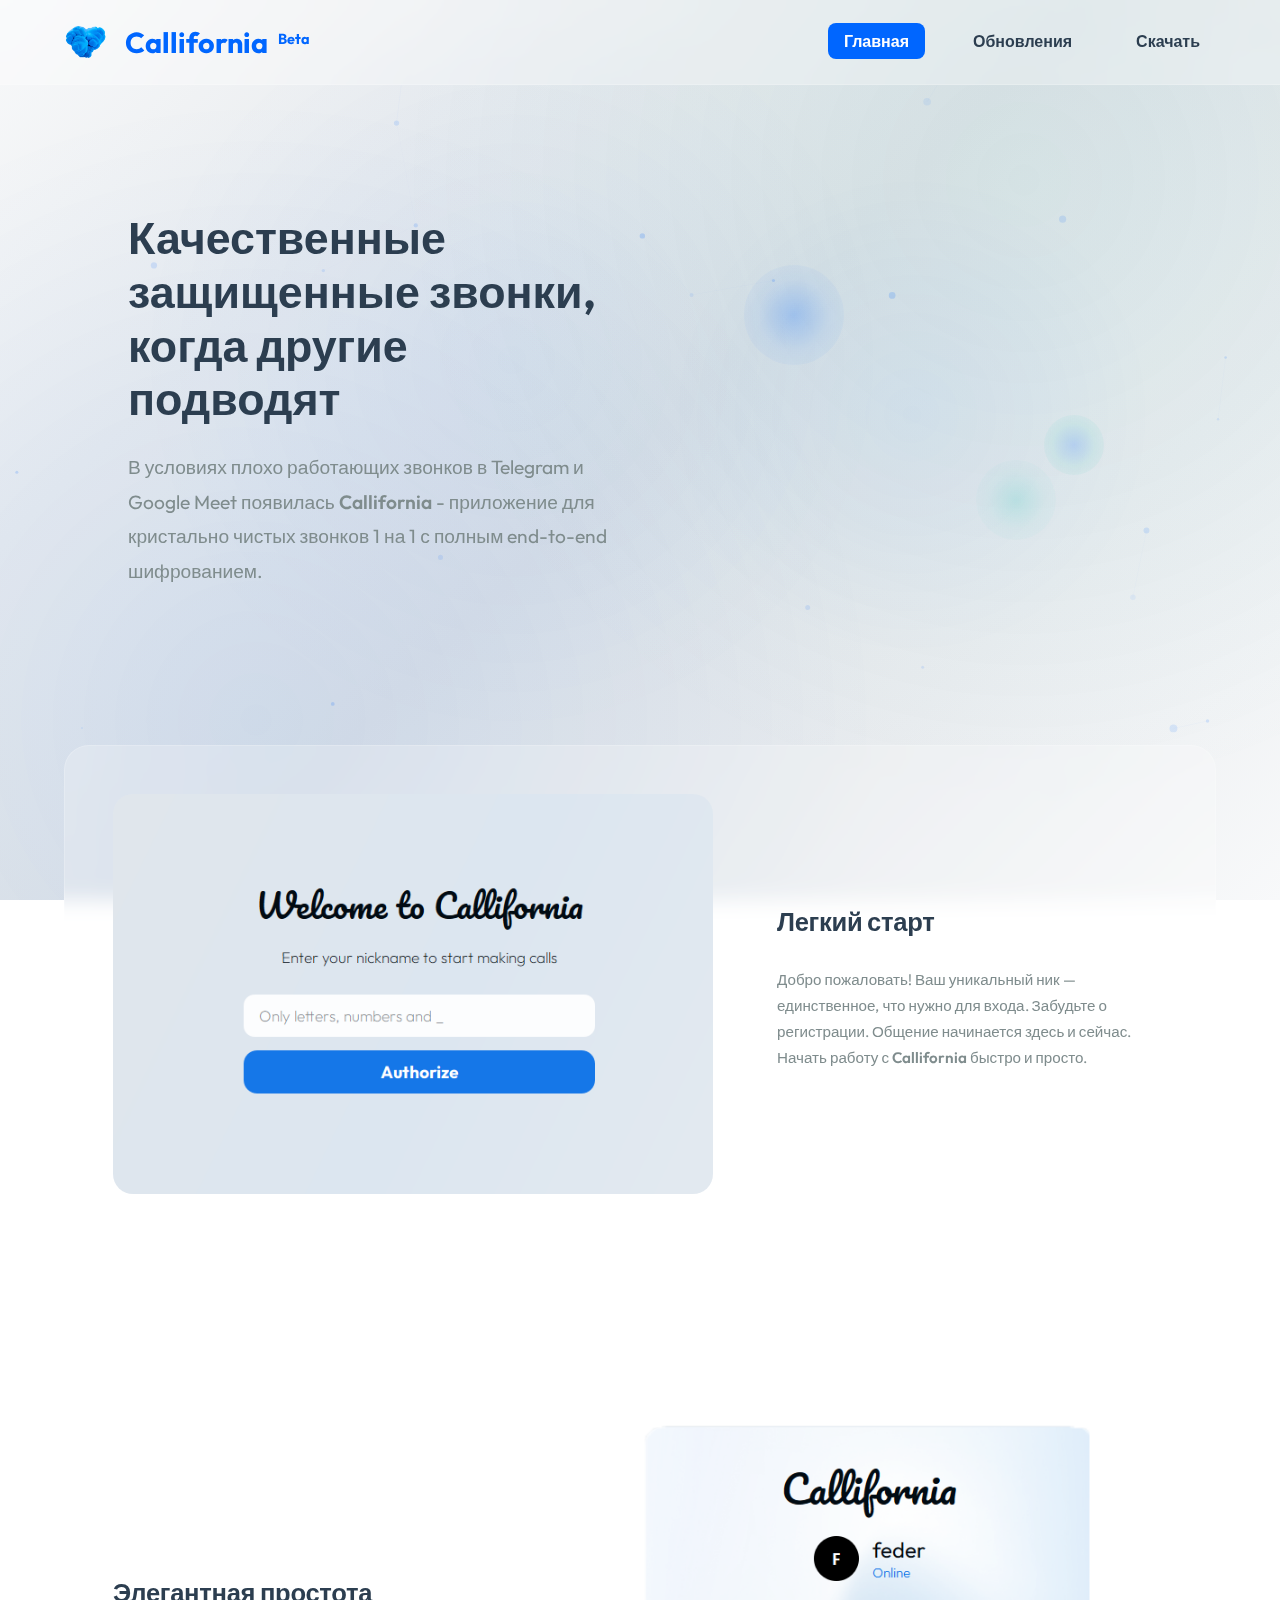
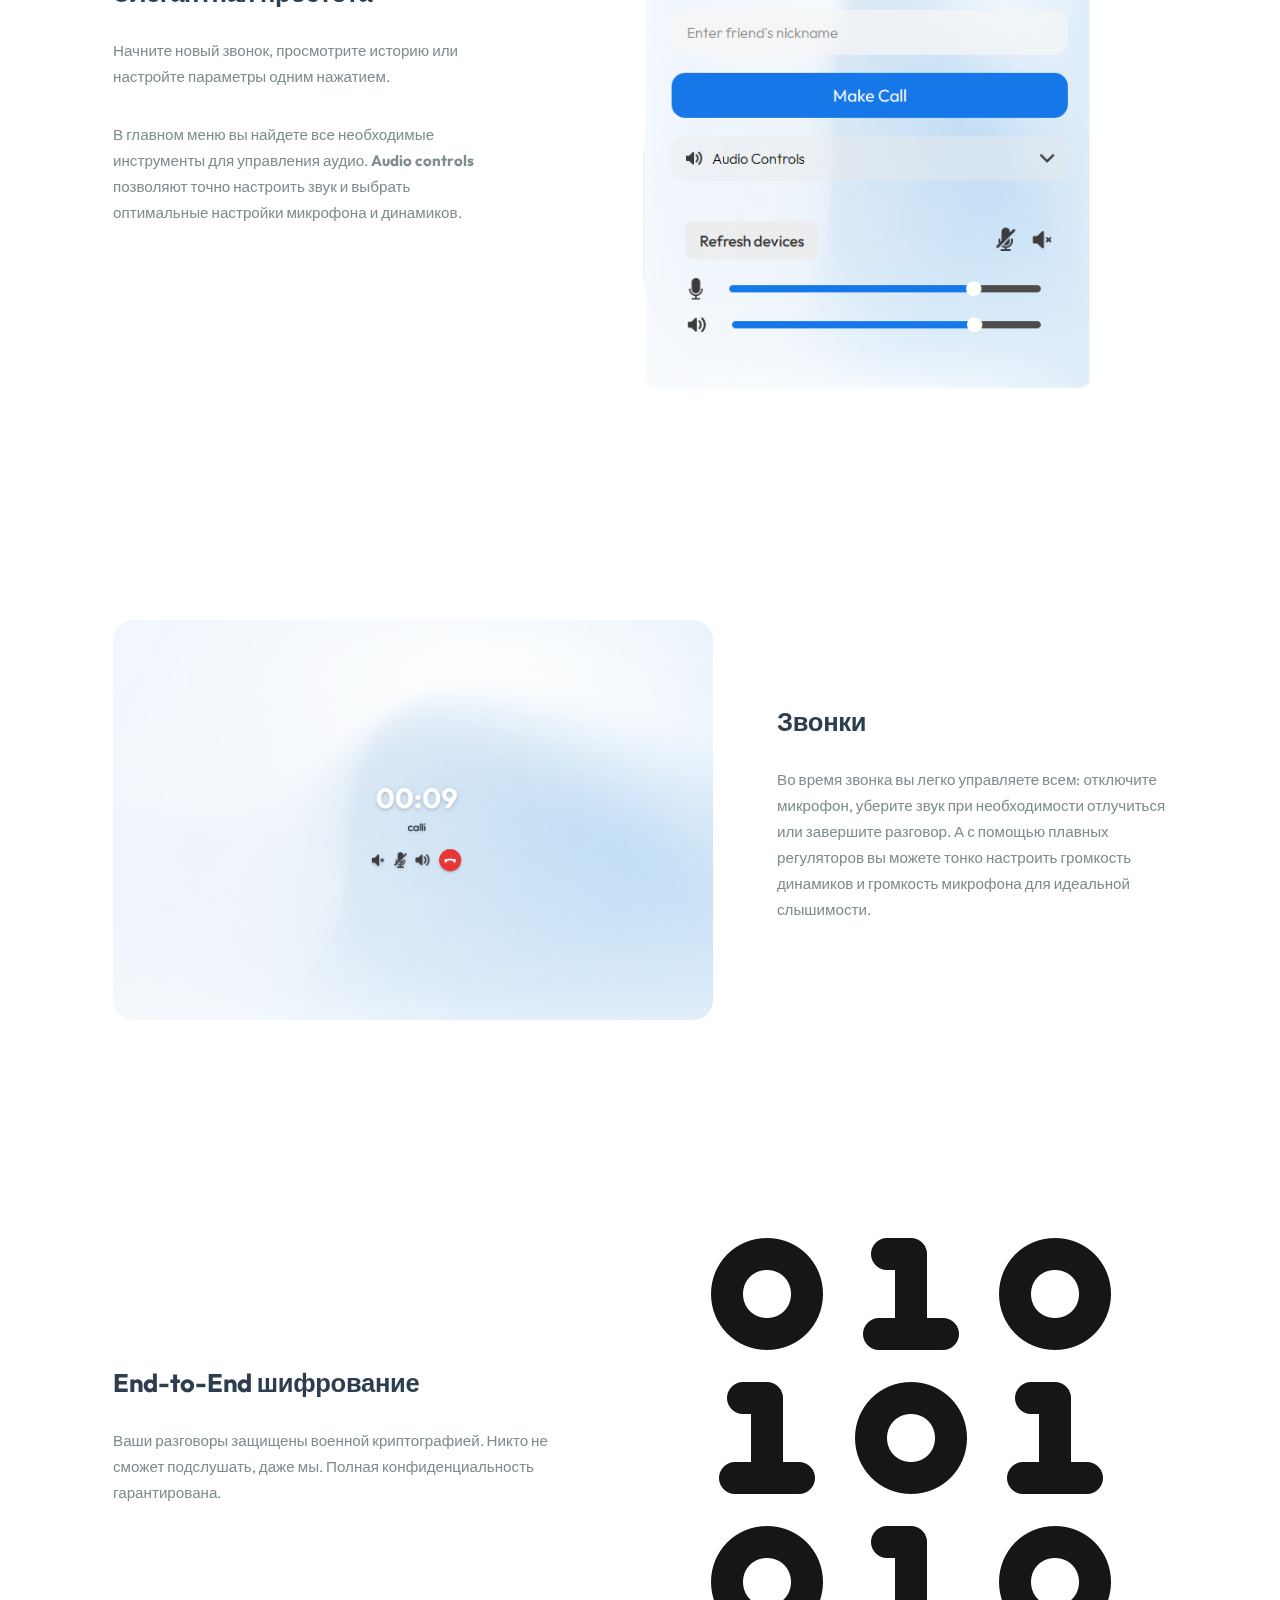
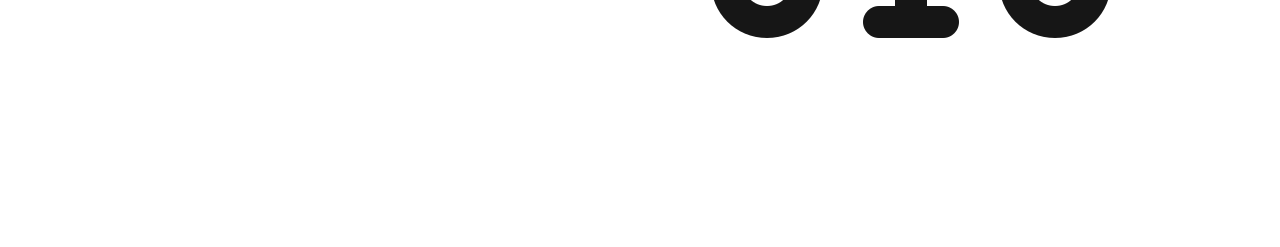
<file: index.html>
<!DOCTYPE html>
<html lang="ru">
<head>
    <meta charset="UTF-8">
    <meta name="viewport" content="width=device-width, initial-scale=1.0">
    <title>Callifornia - Защищенные звонки 1 на 1</title>
    <link rel="stylesheet" href="styles/variables.css">
    <link rel="stylesheet" href="styles/layout.css">
    <link rel="stylesheet" href="styles/components.css">
    <link rel="stylesheet" href="styles/animations.css">
    <link rel="stylesheet" href="styles/responsive.css">
    <link rel="icon" href="images/callifornia.png" type="image/x-icon">

    <style>
        @font-face {
            font-family: 'Outfit';
            src: url('fonts/Outfit-VariableFont_wght.ttf') format('truetype');
            font-weight: 100 900;
            font-style: normal;
        }
        
        /* Disable all shadows on this page */
        body.no-shadows *, 
        body.no-shadows *::before, 
        body.no-shadows *::after {
            box-shadow: none !important;
            text-shadow: none !important;
        }
        </style>
</head>
<body class="no-shadows">
    <header>
        <div class="logo-container">
            <img src="images/callifornia.png" alt="Callifornia Logo" class="logo">
            <h1><span class="callifornia-text">Callifornia</span> <span class="beta-text">Beta</span></h1>
        </div>
        <button id="mobile-menu-toggle" class="mobile-menu-toggle">
            <span></span>
            <span></span>
            <span></span>
        </button>
        <nav>
            <ul>
                <li><a class="active" href="index.html">Главная</a></li>
                <li><a href="pages/roadmap.html">Обновления</a></li>
                <li><a href="pages/download.html">Скачать</a></li>
            </ul>
        </nav>
    </header>

    <main>
        <section class="hero">
            <div class="hero-text">
                <h2>Качественные защищенные звонки, когда другие подводят</h2>
                <p>В условиях плохо работающих звонков в Telegram и Google Meet появилась <span class="callifornia-text">Callifornia</span> - приложение для кристально чистых звонков 1 на 1 с полным end-to-end шифрованием.</p>
            </div>
            <div class="hero-image">
                <div class="abstract-animation">
                    <!-- Wave Lines -->
                    <svg class="wave-lines" viewBox="0 0 500 500" xmlns="http://www.w3.org/2000/svg">
                        <path class="wave-line line-1" d="M0,250 Q125,200 250,250 T500,250" fill="none" stroke="url(#gradient1)" stroke-width="3"/>
                        <path class="wave-line line-2" d="M0,250 Q125,300 250,250 T500,250" fill="none" stroke="url(#gradient2)" stroke-width="3"/>
                        <path class="wave-line line-3" d="M0,250 Q125,220 250,250 T500,250" fill="none" stroke="url(#gradient1)" stroke-width="2"/>
                        <path class="wave-line line-4" d="M0,250 Q125,280 250,250 T500,250" fill="none" stroke="url(#gradient2)" stroke-width="2"/>
                        
                        <defs>
                            <linearGradient id="gradient1" x1="0%" y1="0%" x2="100%" y2="0%">
                                <stop offset="0%" style="stop-color:rgba(0,102,255,0.8);stop-opacity:1" />
                                <stop offset="50%" style="stop-color:rgba(0,102,255,0.4);stop-opacity:1" />
                                <stop offset="100%" style="stop-color:rgba(0,102,255,0.8);stop-opacity:1" />
                            </linearGradient>
                            <linearGradient id="gradient2" x1="0%" y1="0%" x2="100%" y2="0%">
                                <stop offset="0%" style="stop-color:rgba(78,205,196,0.8);stop-opacity:1" />
                                <stop offset="50%" style="stop-color:rgba(78,205,196,0.4);stop-opacity:1" />
                                <stop offset="100%" style="stop-color:rgba(78,205,196,0.8);stop-opacity:1" />
                            </linearGradient>
                        </defs>
                    </svg>
                    
                    <!-- Circles -->
                    <div class="circle-element circle-1"></div>
                    <div class="circle-element circle-2"></div>
                    <div class="circle-element circle-3"></div>
                </div>
            </div>
        </section>

        <section class="interface-showcase">
            <div class="screenshot-showcase">
                <div class="screenshot-item welcome-screen">
                    <div class="screenshot-image">
                        <img src="images/welcomepng.png" alt="Приветственный экран">
                    </div>
                    <div class="image-info">
                        <h4>Легкий старт</h4>
                        <p>Добро пожаловать! Ваш уникальный ник — единственное, что нужно для входа. Забудьте о регистрации. Общение начинается здесь и сейчас. Начать работу с <span class="callifornia-text">Callifornia</span> быстро и просто.</p>
                    </div>
                </div>

                <div class="screenshot-item main-menu">
                    <img src="images/interface.png" alt="Главное меню" class="screenshot-media">
                    <div class="image-info">
                        <h4>Элегантная простота</h4>
                        <p>Начните новый звонок, просмотрите историю или настройте параметры одним нажатием.</p>
                        <p>В главном меню вы найдете все необходимые инструменты для управления аудио. <strong>Audio controls</strong> позволяют точно настроить звук и выбрать оптимальные настройки микрофона и динамиков.</p>
                    </div>
                </div>

                <div class="screenshot-item call-interface">
                    <div class="screenshot-image">
                        <img src="images/call.png" alt="Интерфейс звонка">
                    </div>
                    <div class="image-info">
                        <h4>Звонки</h4>
                        <p>Во время звонка вы легко управляете всем: отключите микрофон, уберите звук при необходимости отлучиться или завершите разговор. А с помощью плавных регуляторов вы можете тонко настроить громкость динамиков и громкость микрофона для идеальной слышимости.</p>
                    </div>
                </div>

                <div class="screenshot-item encryption-feature">
                    <div>
                        <img src="images/encryption-light.png" alt="Шифрование">
                    </div>
                    <div class="image-info">
                        <h4>End-to-End шифрование</h4>
                        <p>Ваши разговоры защищены военной криптографией. Никто не сможет подслушать, даже мы. Полная конфиденциальность гарантирована.</p>
                    </div>
                </div>
            </div>
        </section>
    </main>

    <!-- Scroll to Top Button -->
    <button id="scrollToTop" class="scroll-to-top" title="Наверх">
        <svg width="24" height="24" viewBox="0 0 24 24" fill="none" stroke="currentColor" stroke-width="2">
            <path d="M18 15l-6-6-6 6"/>
        </svg>
    </button>


    <script src="js/script.js"></script>
</body>
</html>
</file>
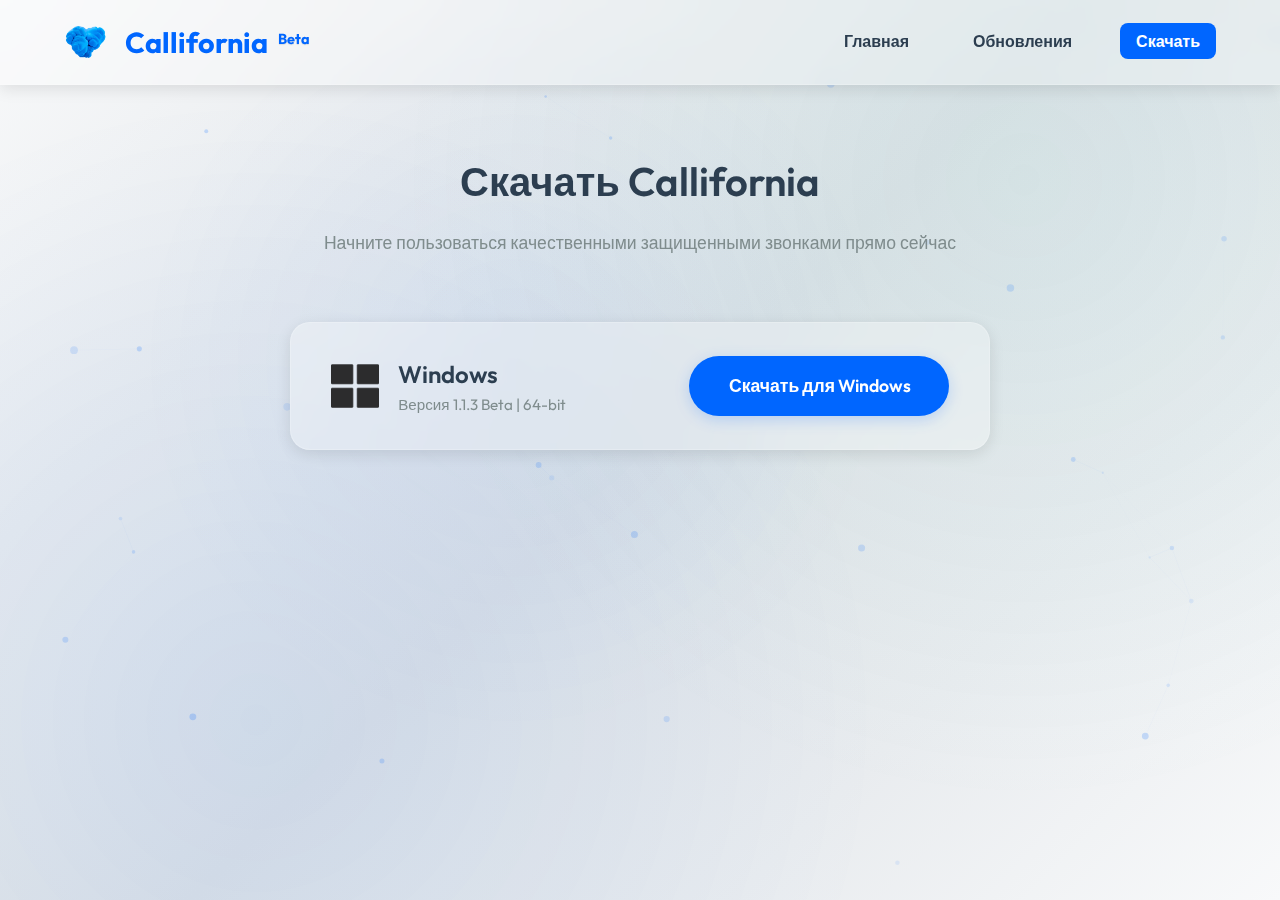
<file: pages/download.html>
<!DOCTYPE html>
<html lang="ru">
<head>
    <meta charset="UTF-8">
    <meta name="viewport" content="width=device-width, initial-scale=1.0">
    <title>Скачать - Callifornia</title>
    <link rel="stylesheet" href="../styles/variables.css">
    <link rel="stylesheet" href="../styles/layout.css">
    <link rel="stylesheet" href="../styles/components.css">
    <link rel="stylesheet" href="../styles/animations.css">
    <link rel="stylesheet" href="../styles/responsive.css">
    <link rel="icon" href="../images/callifornia.png" type="image/x-icon">
</head>
<body>
    <header>
        <div class="logo-container">
            <img src="../images/callifornia.png" alt="Callifornia Logo" class="logo">
            <h1><span class="callifornia-text">Callifornia</span> <span class="beta-text">Beta</span></h1>
        </div>
        <button id="mobile-menu-toggle" class="mobile-menu-toggle">
            <span></span>
            <span></span>
            <span></span>
        </button>
        <nav>
            <ul>
                <li><a href="../index.html">Главная</a></li>
                <li><a href="roadmap.html">Обновления</a></li>
                <li><a class="active" href="download.html">Скачать</a></li>
            </ul>
        </nav>
    </header>

    <main>
        <section class="download-page-hero">
            <h2>Скачать Callifornia</h2>
            <p class="subtitle">Начните пользоваться качественными защищенными звонками прямо сейчас</p>
        </section>

        

        <section class="download-section-page">
            <div class="download-card-page">
                <div class="card-content">
                    <img src="../images/windows.png" alt="Windows" class="windows-icon">
                    <div class="content-text">
                        <h4>Windows</h4>
                        <p>Версия 1.1.3 Beta | 64-bit</p>
                    </div>
                </div>
                <a href="../downloads/Windows/calliforniaSetup.exe" class="download-button-page">
                    Скачать для Windows
                </a>
            </div>
        </section>
    </main>

    <!-- Scroll to Top Button -->
    <button id="scrollToTop" class="scroll-to-top" title="Наверх">
        <svg width="24" height="24" viewBox="0 0 24 24" fill="none" stroke="currentColor" stroke-width="2">
            <path d="M18 15l-6-6-6 6"/>
        </svg>
    </button>

    <script src="../js/script.js"></script>
</body>
</html>
</file>
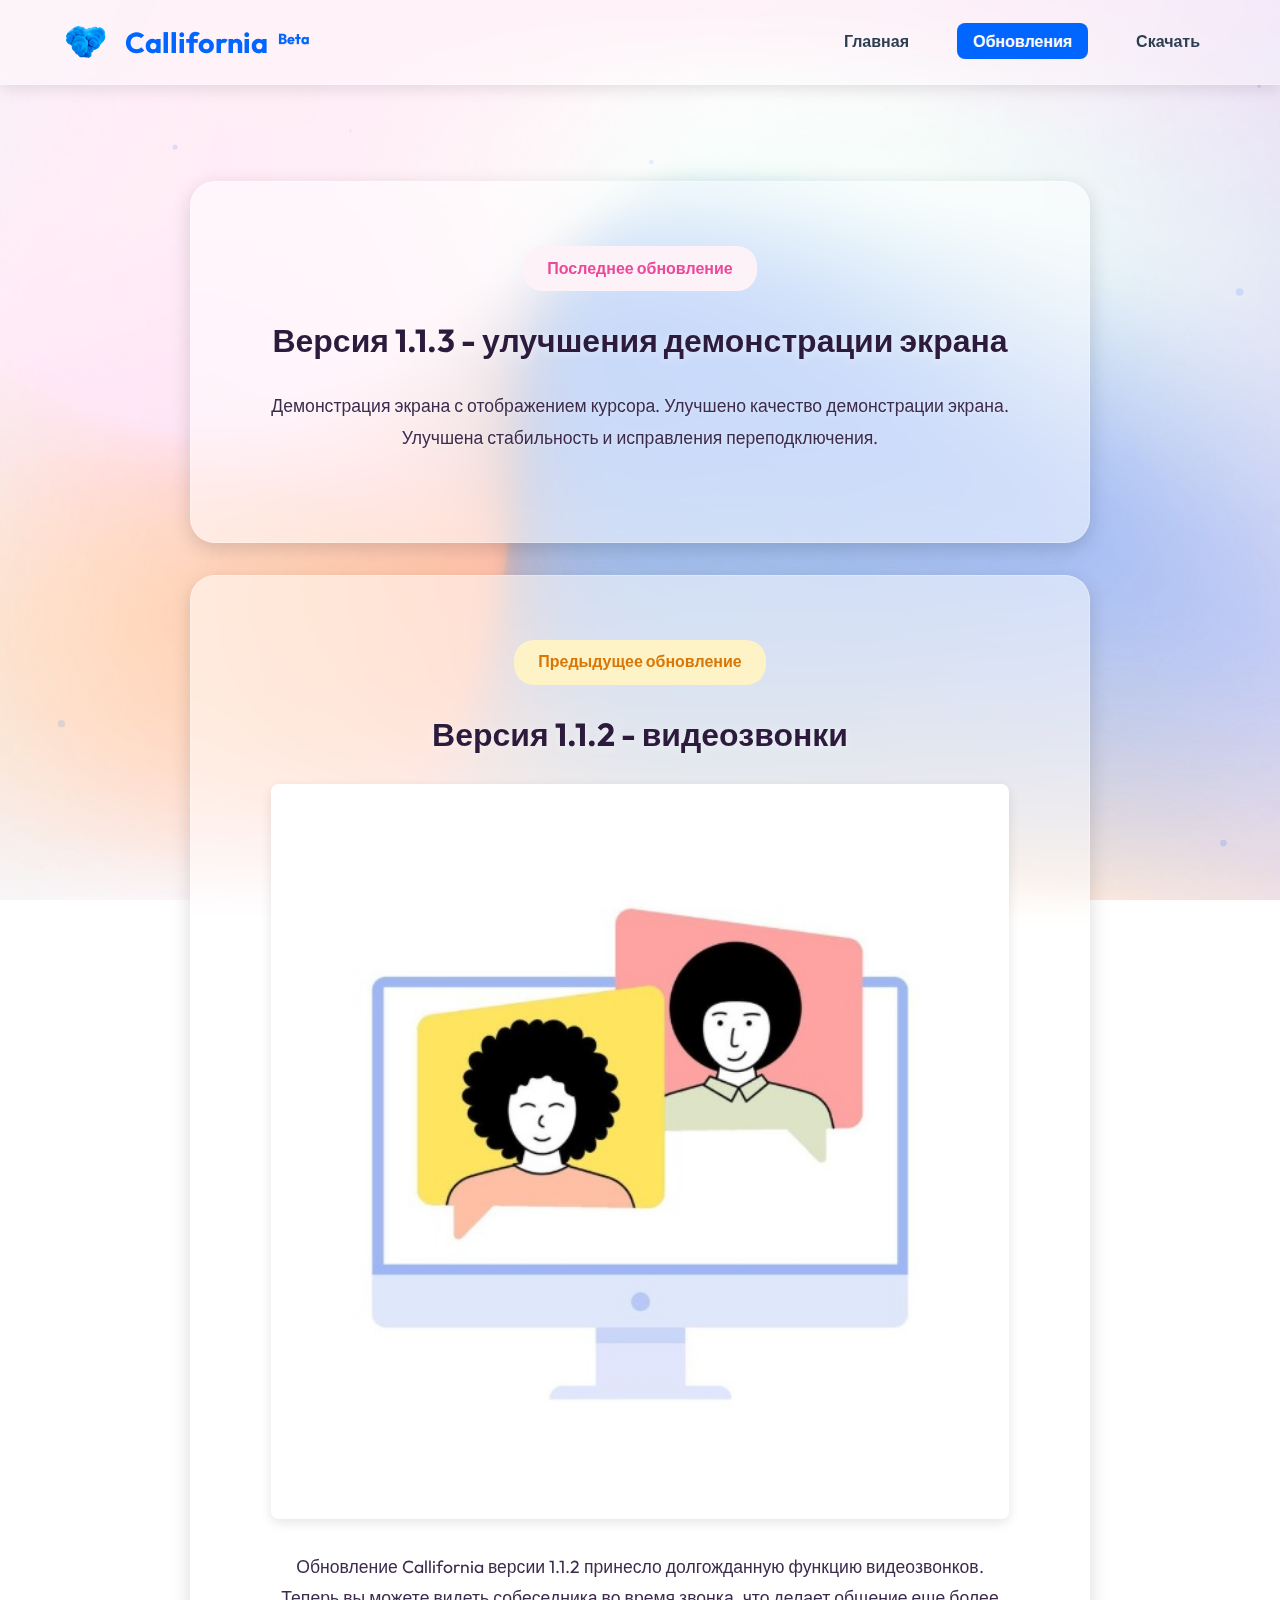
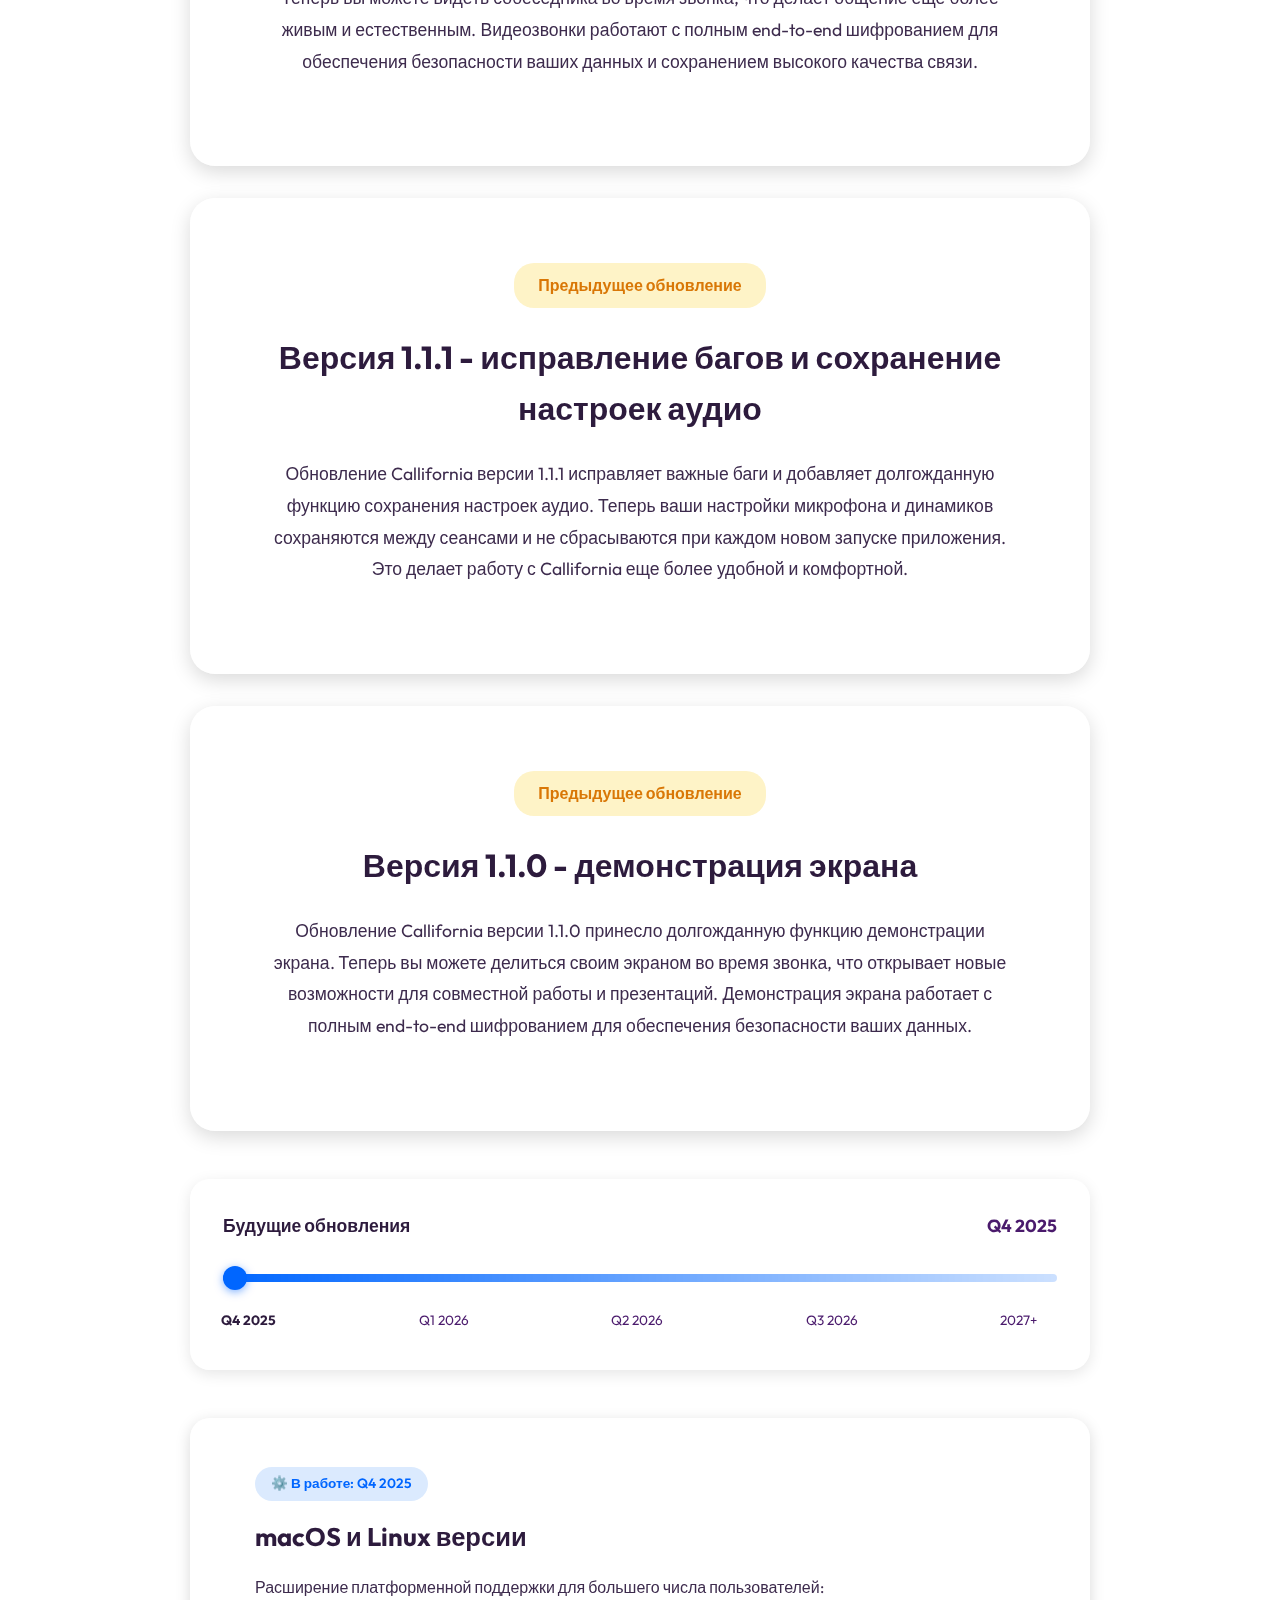
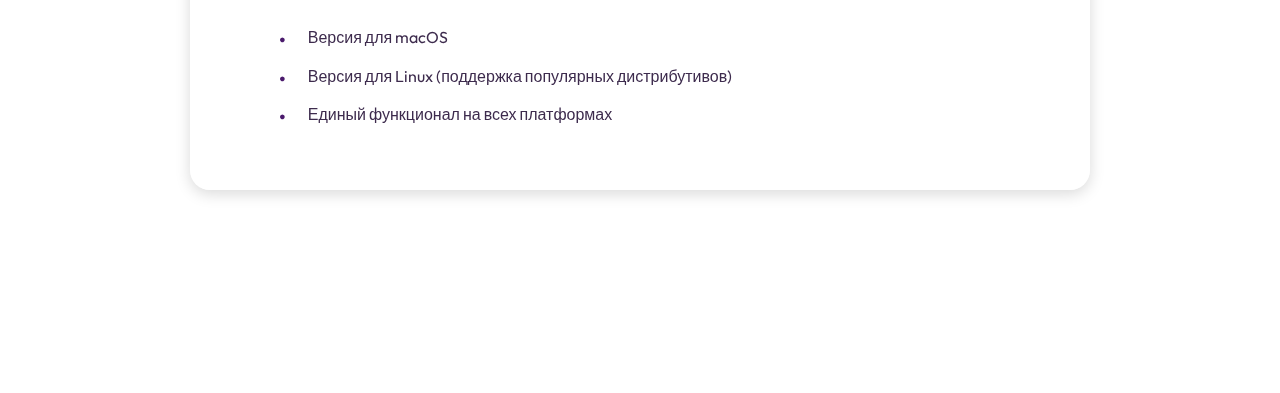
<file: pages/roadmap.html>
<!DOCTYPE html>
<html lang="ru">
<head>
    <meta charset="UTF-8">
    <meta name="viewport" content="width=device-width, initial-scale=1.0">
    <title>Обновления - Callifornia</title>
    <link rel="stylesheet" href="../styles/variables.css">
    <link rel="stylesheet" href="../styles/layout.css">
    <link rel="stylesheet" href="../styles/components.css">
    <link rel="stylesheet" href="../styles/animations.css">
    <link rel="stylesheet" href="../styles/roadmap.css">
    <link rel="stylesheet" href="../styles/responsive.css">
    <link rel="icon" href="../images/callifornia.png" type="image/x-icon">

    <style>
        @font-face {
            font-family: 'Outfit';
            src: url('../fonts/Outfit-VariableFont_wght.ttf') format('truetype');
            font-weight: 100 900;
            font-style: normal;
        }
        
        </style>
</head>
<body class="fancyBackground">
    <header>
        <div class="logo-container">
            <img src="../images/callifornia.png" alt="Callifornia Logo" class="logo">
            <h1><span class="callifornia-text">Callifornia</span> <span class="beta-text">Beta</span></h1>
        </div>
        <button id="mobile-menu-toggle" class="mobile-menu-toggle">
            <span></span>
            <span></span>
            <span></span>
        </button>
        <nav>
            <ul>
                <li><a href="../index.html">Главная</a></li>
                <li><a class="active" href="roadmap.html">Обновления</a></li>
                <li><a href="download.html">Скачать</a></li>
            </ul>
        </nav>
    </header>

    <main class="page-container">

        <section class="latest-update-section">
            <div class="latest-update-card">
                <span class="timeline-status status-recent">Последнее обновление</span>
                <h3>Версия 1.1.3 - улучшения демонстрации экрана</h3>
                <p>Демонстрация экрана с отображением курсора. Улучшено качество демонстрации экрана. Улучшена стабильность и исправления переподключения.</p>
            </div>
            <div class="latest-update-card" style="margin-top: 2rem;">
                <span class="timeline-status status-planned">Предыдущее обновление</span>
                <h3>Версия 1.1.2 - видеозвонки</h3>
                <div style="margin: 1.5rem 0;">
                    <img src="../images/videoCalls.jpg" alt="Видеозвонки в Callifornia" style="width: 100%; max-width: 800px; border-radius: 8px; box-shadow: 0 4px 12px rgba(0, 0, 0, 0.1);">
                </div>
                <p>Обновление Callifornia версии 1.1.2 принесло долгожданную функцию видеозвонков. Теперь вы можете видеть собеседника во время звонка, что делает общение еще более живым и естественным. Видеозвонки работают с полным end-to-end шифрованием для обеспечения безопасности ваших данных и сохранением высокого качества связи.</p>
            </div>
            <div class="latest-update-card" style="margin-top: 2rem;">
                <span class="timeline-status status-planned">Предыдущее обновление</span>
                <h3>Версия 1.1.1 - исправление багов и сохранение настроек аудио</h3>
                <p>Обновление Callifornia версии 1.1.1 исправляет важные баги и добавляет долгожданную функцию сохранения настроек аудио. Теперь ваши настройки микрофона и динамиков сохраняются между сеансами и не сбрасываются при каждом новом запуске приложения. Это делает работу с Callifornia еще более удобной и комфортной.</p>
            </div>
            <div class="latest-update-card" style="margin-top: 2rem;">
                <span class="timeline-status status-planned">Предыдущее обновление</span>
                <h3>Версия 1.1.0 - демонстрация экрана</h3>
                <p>Обновление Callifornia версии 1.1.0 принесло долгожданную функцию демонстрации экрана. Теперь вы можете делиться своим экраном во время звонка, что открывает новые возможности для совместной работы и презентаций. Демонстрация экрана работает с полным end-to-end шифрованием для обеспечения безопасности ваших данных.</p>
            </div>
        </section>

        <section class="roadmap-control">
            <div class="timeline-control-wrapper">
                <label for="timeline-slider" class="timeline-control-label">
                    <span>Будущие обновления</span>
                    <span class="slider-value">Q4 2025</span>
                </label>
                <div class="slider-container">
                    <input type="range" id="timeline-slider" class="timeline-slider" min="0" max="4" value="0" step="1">
                    <div class="slider-steps">
                        <span class="slider-step active" data-step="0">Q4 2025</span>
                        <span class="slider-step" data-step="1">Q1 2026</span>
                        <span class="slider-step" data-step="2">Q2 2026</span>
                        <span class="slider-step" data-step="3">Q3 2026</span>
                        <span class="slider-step" data-step="4">2027+</span>
                    </div>
                </div>
            </div>
        </section>

        <section class="roadmap-timeline">
            <div class="timeline-item">
                <span class="timeline-status status-in-progress">⚙️ В работе: Q4 2025</span>
                <h3>macOS и Linux версии</h3>
                <p>Расширение платформенной поддержки для большего числа пользователей:</p>
                <ul class="feature-list">
                    <li>Версия для macOS</li>
                    <li>Версия для Linux (поддержка популярных дистрибутивов)</li>
                    <li>Единый функционал на всех платформах</li>
                </ul>
            </div>

            <div class="timeline-item">
                <span class="timeline-status status-planned">📅 Запланировано: Q1 2026</span>
                <h3>Демонстрация экрана и чат</h3>
                <p>Возможность делиться экраном и общаться через текстовый чат:</p>
                <ul class="feature-list">
                    <li>Захват всего экрана или отдельных окон</li>
                    <li>Возможность передачи звука системы</li>
                    <li>Текстовый чат во время звонка</li>
                    <li>Отправка файлов в чате</li>
                    <li>Безопасная передача с end-to-end шифрованием</li>
                </ul>
            </div>

            <div class="timeline-item">
                <span class="timeline-status status-planned">📅 Запланировано: Q2 2026</span>
                <h3>Групповые звонки</h3>
                <p>Расширение возможностей для общения нескольких человек одновременно:</p>
                <ul class="feature-list">
                    <li>Групповые аудиозвонки</li>
                    <li>Групповые видеозвонки</li>
                    <li>Управление участниками (отключение микрофона, исключение)</li>
                    <li>Режим "говорящий" с автоматическим выделением активного участника</li>
                    <li>Сохранение высокого качества связи для всех участников</li>
                    <li>End-to-end шифрование в групповых звонках</li>
                    <li>Низкое потребление трафика даже в группах</li>
                </ul>
            </div>

            <div class="timeline-item">
                <span class="timeline-status status-future">🔮 В планах: Q3 2026</span>
                <h3>Видеозвонки с камерой</h3>
                <p>Добавление видеосвязи с сохранением высокого качества и безопасности:</p>
                <ul class="feature-list">
                    <li>Видеозвонки в Full HD качестве</li>
                    <li>Автоматическая адаптация качества видео под скорость интернета</li>
                    <li>Возможность отключения камеры во время звонка</li>
                    <li>End-to-end шифрование видеопотока</li>
                    <li>Режим "только аудио" для экономии трафика</li>
                </ul>
            </div>

            <div class="timeline-item">
                <span class="timeline-status status-future">🔮 Долгосрочные планы: 2027+</span>
                <h3>Дополнительные возможности</h3>
                <p>Функции, которые мы планируем добавить в будущем:</p>
                <ul class="feature-list">
                    <li>Запись звонков (с согласия всех участников)</li>
                    <li>Интеграция с календарями для планирования звонков</li>
                    <li>Мобильные приложения (iOS и Android)</li>
                    <li>Веб-версия приложения</li>
                    <li>Улучшенное шумоподавление с AI</li>
                    <li>Реакции и эмодзи во время звонков</li>
                </ul>
            </div>
        </section>
    </main>

    <!-- Scroll to Top Button -->
    <button id="scrollToTop" class="scroll-to-top" title="Наверх">
        <svg width="24" height="24" viewBox="0 0 24 24" fill="none" stroke="currentColor" stroke-width="2">
            <path d="M18 15l-6-6-6 6"/>
        </svg>
    </button>

    <script src="../js/script.js"></script>
</body>
</html>
</file>
<file: styles/variables.css>
@font-face {
    font-family: 'Outfit';
    src: url('../fonts/Outfit-VariableFont_wght.ttf') format('truetype');
    font-weight: 100 900;
    font-style: normal;
}

:root {
    --primary-color: #0066ff;
    --primary-dark: #0052cc;
    --primary-light: #e6f0ff;
    --secondary-color: #4ecdc4;
    --text-color: #2c3e50;
    --text-light: #7f8c8d;
    --bg-color: #ffffff;
    --bg-secondary: #f8f9fa;
    --card-bg: #fff;
    --border-color: #e1e8ed;
    --shadow: 0 4px 6px rgba(0, 0, 0, 0.07);
    --shadow-lg: 0 10px 30px rgba(0, 0, 0, 0.1);
}

* {
    margin: 0;
    padding: 0;
    box-sizing: border-box;
}

html, body {
    height: 100%;
}

body {
    font-family: 'Outfit', -apple-system, BlinkMacSystemFont, 'Segoe UI', Roboto, Oxygen, Ubuntu, Cantarell, sans-serif;
    color: var(--text-color);
    background: linear-gradient(135deg, 
        #f8f9fa 0%, 
        #e9ecef 25%, 
        #dee2e6 50%, 
        #e9ecef 75%, 
        #f8f9fa 100%);
    background-attachment: fixed;
    line-height: 1.6;
    min-height: 100vh;
    display: flex;
    flex-direction: column;
}

.beta-text {
    color: var(--primary-color);
    font-size: 0.6em;
    vertical-align: super;
    margin-left: 5px;
    font-weight: bold;
    text-shadow: 0 1px 1px rgba(0,0,0,0.1);
}

.callifornia-text {
    font-family: 'Outfit', -apple-system, BlinkMacSystemFont, 'Segoe UI', Roboto, Oxygen, Ubuntu, Cantarell, sans-serif;
    font-weight: 600;
}

h1 .callifornia-text {
    font-size: 1.2em;
    font-weight: bold;
}

/* Fancy Background */
body.fancyBackground {
    background: url('../images/fancyBackground.png') center center / cover no-repeat fixed;
    background-color: #fff;
}

body.fancyBackground::before {
    display: none;
}
</file>
<file: styles/layout.css>
/* Header */
header {
    display: flex;
    justify-content: space-between;
    align-items: center;
    padding: 1.2rem 5%;
    background-color: rgba(255, 255, 255, 0.3);
    backdrop-filter: blur(10px);
    -webkit-backdrop-filter: blur(10px);
    box-shadow: 0 4px 15px rgba(0, 0, 0, 0.1);
    position: sticky;
    top: 0;
    z-index: 1000;
    border-bottom: 1px solid rgba(255, 255, 255, 0.2);
}

.logo-container {
    display: flex;
    align-items: center;
    gap: 1rem;
}

.logo-container h1 {
    color: var(--primary-color);
    font-size: 1.5rem;
}

.logo {
    height: 45px;
}

nav ul {
    display: flex;
    list-style: none;
    gap: 2rem;
}

nav a {
    text-decoration: none;
    color: var(--text-color);
    font-weight: 600;
    padding: 0.5rem 1rem;
    border-radius: 8px;
    transition: all 0.3s ease;
}

nav a:hover {
    background-color: var(--primary-color);
    color: white;
}

nav a.active {
    background-color: var(--primary-color);
    color: white;
}

/* Main content */
main {
    flex: 1;
}

.hero {
    display: flex;
    padding: 5rem 10%;
    gap: 4rem;
    align-items: center;
    background: transparent;
}

.hero-text {
    flex: 1;
}

.hero-text h2 {
    font-size: 2.8rem;
    margin-bottom: 1.5rem;
    color: var(--text-color);
    line-height: 1.2;
}

.hero-text p {
    font-size: 1.2rem;
    margin-bottom: 2rem;
    color: var(--text-light);
    max-width: 600px;
    line-height: 1.8;
}

.hero-image {
    flex: 1;
    display: flex;
    justify-content: center;
    align-items: center;
}

/* Footer */
footer {
    text-align: center;
    padding: 2.5rem;
    background-color: var(--text-color);
    color: white;
    margin-top: auto;
}

footer p {
    margin: 0.5rem 0;
    opacity: 0.9;
}

/* Page containers */
.page-container {
    padding: 3rem 5%;
    max-width: 1200px;
    margin: 0 auto;
}

.page-header {
    text-align: center;
    margin-bottom: 4rem;
    padding: 2rem 0;
}

.page-header h2 {
    font-size: 2.5rem;
    color: var(--text-color);
    margin-bottom: 1rem;
}

.page-header p {
    font-size: 1.2rem;
    color: var(--text-color);
    max-width: 700px;
    margin: 0 auto;
    line-height: 1.8;
}

.subtitle {
    font-size: 1.2rem;
    color: var(--text-light);
    max-width: 700px;
    margin: 0 auto;
}
</file>
<file: styles/components.css>
/* Buttons */
.cta-button {
    display: inline-block;
    background-color: var(--primary-color);
    color: white;
    padding: 1rem 2.5rem;
    border-radius: 50px;
    text-decoration: none;
    font-weight: 600;
    font-size: 1.1rem;
    transition: background-color 0.15s ease-out, transform 0.15s ease-out;
    box-shadow: none;
}

.cta-button:hover {
    background-color: var(--primary-dark);
    transform: none;
}

.download-button {
    display: inline-block;
    background: var(--primary-color);
    color: white;
    padding: 0.5rem 1.2rem;
    border-radius: 6px;
    text-decoration: none;
    font-weight: 500;
    font-size: 0.8rem;
    transition: background-color 0.2s ease;
    margin-top: 0.3rem;
}

.download-button:hover {
    background: var(--primary-dark);
}

/* Cards */
.feature-card {
    background: rgba(255, 255, 255, 0.3);
    backdrop-filter: blur(10px);
    -webkit-backdrop-filter: blur(10px);
    padding: 3rem 2.5rem;
    border-radius: 30px;
    text-align: left;
    border: 1px solid rgba(255, 255, 255, 0.2);
    box-shadow: 0 4px 15px rgba(0, 0, 0, 0.1);
    transition: box-shadow 0.2s ease-out, border-color 0.2s ease-out;
    position: relative;
}

.feature-card::after {
    content: '';
    position: absolute;
    bottom: 0;
    left: 0;
    width: 100%;
    height: 3px;
    background: linear-gradient(90deg, var(--primary-color), var(--secondary-color));
    transform: scaleX(0);
    transform-origin: left;
    transition: transform 0.4s ease;
}

.feature-card:hover::after {
    transform: scaleX(1);
}

.feature-card:hover {
    box-shadow: 0 8px 32px rgba(0, 102, 255, 0.08);
    border-color: rgba(0, 102, 255, 0.15);
}

.feature-card img {
    width: 60px;
    height: 60px;
    margin-bottom: 2rem;
    opacity: 0.9;
    transition: none;
}

.feature-card:hover img {
    transform: none;
}

.feature-card h4 {
    margin-bottom: 1rem;
    color: var(--text-color);
    font-size: 1.3rem;
    font-weight: 600;
    line-height: 1.3;
}

.feature-card p {
    color: var(--text-light);
    line-height: 1.8;
    font-size: 0.95rem;
}

/* Problem/Solution Cards */
.problem-card {
    background: rgba(255, 255, 255, 0.3);
    backdrop-filter: blur(10px);
    -webkit-backdrop-filter: blur(10px);
    padding: 3rem 2.5rem;
    border-radius: 30px;
    box-shadow: 0 4px 15px rgba(0, 0, 0, 0.1);
    border: 1px solid rgba(255, 255, 255, 0.2);
    transform: none;
    transition: box-shadow 0.2s ease-out, border-color 0.2s ease-out;
}

.solution-card {
    background: rgba(255, 255, 255, 0.3);
    backdrop-filter: blur(10px);
    -webkit-backdrop-filter: blur(10px);
    padding: 3rem 2.5rem;
    border-radius: 30px;
    box-shadow: 0 4px 15px rgba(0, 0, 0, 0.1);
    border: 1px solid rgba(255, 255, 255, 0.2);
    transform: none;
    transition: box-shadow 0.2s ease-out, border-color 0.2s ease-out;
    position: relative;
}

.solution-card::before {
    content: '✓';
    position: absolute;
    top: -15px;
    right: 30px;
    font-size: 3rem;
    color: var(--primary-color);
    opacity: 0.2;
}

.problem-card:hover, .solution-card:hover {
    transform: none;
}

.problem-card h4 {
    font-size: 1.3rem;
    margin-bottom: 2rem;
    color: var(--text-color);
    font-weight: 600;
}

.solution-card h4 {
    font-size: 1.3rem;
    margin-bottom: 2rem;
    color: var(--primary-color);
    font-weight: 600;
}

.problem-card ul, .solution-card ul {
    list-style: none;
    padding: 0;
}

.problem-card li, .solution-card li {
    padding: 0.8rem 0;
    padding-left: 2rem;
    position: relative;
    font-size: 0.95rem;
    line-height: 1.7;
    color: var(--text-color);
}

.problem-card li::before {
    content: "×";
    position: absolute;
    left: 0;
    color: var(--text-light);
    font-size: 1.3rem;
    opacity: 0.5;
}

.solution-card li::before {
    content: "✓";
    position: absolute;
    left: 0;
    color: var(--primary-color);
    font-size: 1.1rem;
    font-weight: bold;
}

/* Download Section */
.download-section {
    padding: 3rem 5% 4rem;
    text-align: center;
    background: transparent;
}

.download-section h3 {
    font-size: 2rem;
    margin-bottom: 1rem;
    color: var(--text-color);
    font-weight: 500;
}

.download-subtitle {
    font-size: 1rem;
    color: var(--text-light);
    margin-bottom: 2rem;
    font-weight: 400;
}

.download-options {
    display: flex;
    justify-content: center;
    max-width: 700px;
    margin: 0 auto;
}

.download-card {
    background: rgba(255, 255, 255, 0.3);
    backdrop-filter: blur(10px);
    -webkit-backdrop-filter: blur(10px);
    padding: 0.8rem 1.5rem;
    border-radius: 12px;
    box-shadow: 0 4px 15px rgba(0, 0, 0, 0.1);
    border: 1px solid rgba(255, 255, 255, 0.2);
    transition: none !important;
    transform: none !important;
    display: flex;
    align-items: center;
    justify-content: space-between;
    gap: 1.5rem;
    text-align: left;
    width: 100%;
    max-width: 600px;
}

.download-card:hover {
    transform: none !important;
    box-shadow: 0 2px 8px rgba(0, 0, 0, 0.1) !important;
}

.download-card .card-content {
    display: flex;
    align-items: center;
    gap: 1.2rem;
    flex: 1;
}

.download-icon {
    width: 40px;
    height: 40px;
    display: flex;
    align-items: center;
    justify-content: center;
    background: linear-gradient(135deg, var(--primary-color), var(--secondary-color));
    border-radius: 8px;
    flex-shrink: 0;
}

.download-icon svg {
    width: 20px;
    height: 20px;
    color: white;
}

.download-card h4 {
    margin-bottom: 0.2rem;
    font-size: 1rem;
    color: var(--text-color);
    font-weight: 500;
}

.download-card p {
    margin-bottom: 0;
    font-size: 0.8rem;
    color: var(--text-light);
    font-weight: 400;
    margin-top: 0.3rem;
}

/* Download Page Styles */
.download-page-hero {
    text-align: center;
    padding: 4rem 5% 2rem;
    background: transparent;
}

.download-page-hero h2 {
    font-size: 2.5rem;
    margin-bottom: 1rem;
    color: var(--text-color);
    font-weight: 600;
}

.download-page-hero .subtitle {
    font-size: 1.1rem;
    color: var(--text-light);
    font-weight: 400;
}

.download-section-page {
    padding: 2rem 5% 4rem;
    background: transparent;
    display: flex;
    flex-direction: column !important;
    justify-content: center;
    align-items: center;
    gap: 1.5rem;
    width: 100%;
}

.download-card-page {
    background: rgba(255, 255, 255, 0.3);
    backdrop-filter: blur(10px);
    -webkit-backdrop-filter: blur(10px);
    padding: 2rem 2.5rem;
    border-radius: 20px;
    box-shadow: 0 4px 15px rgba(0, 0, 0, 0.1);
    border: 1px solid rgba(255, 255, 255, 0.2);
    max-width: 700px;
    width: 100%;
    display: flex;
    flex-direction: row;
    align-items: center;
    justify-content: space-between;
    gap: 2rem;
}

.download-card-page .card-content {
    display: flex;
    align-items: center;
    flex: 1;
    gap: 1.2rem;
}

.download-card-page .windows-icon {
    width: 48px;
    height: 48px;
    flex-shrink: 0;
    object-fit: contain;
}

.download-card-page .linux-icon {
    width: 48px;
    height: 48px;
    flex-shrink: 0;
    display: flex;
    align-items: center;
    justify-content: center;
}

.download-card-page .linux-icon svg {
    width: 100%;
    height: 100%;
}

.download-card-page .content-text {
    text-align: left;
}

.download-card-page .content-text h4 {
    font-size: 1.5rem;
    margin-bottom: 0rem;
    color: var(--text-color);
    font-weight: 600;
}

.download-card-page .content-text p {
    font-size: 0.95rem;
    color: var(--text-light);
    font-weight: 400;
    margin: 0;
}

.download-button-page {
    display: inline-block;
    background: var(--primary-color);
    color: white;
    padding: 1rem 2.5rem;
    border-radius: 50px;
    text-decoration: none;
    font-weight: 600;
    font-size: 1.1rem;
    transition: background-color 0.15s ease-out;
    box-shadow: 0 4px 15px rgba(0, 102, 255, 0.2);
    text-align: center;
    white-space: nowrap;
    flex-shrink: 0;
    width: 260px;
}

.download-button-page:hover {
    background: var(--primary-dark);
    box-shadow: 0 6px 20px rgba(0, 102, 255, 0.3);
}

/* Features Grid */
.features-preview {
    padding: 3rem 5% 5rem;
    background-color: transparent;
    position: relative;
}

.features-preview::before {
    content: '';
    position: absolute;
    top: 50%;
    left: 50%;
    transform: translate(-50%, -50%);
    width: 600px;
    height: 600px;
    background: radial-gradient(circle, rgba(0, 102, 255, 0.03) 0%, transparent 70%);
    pointer-events: none;
}

.features-preview h3 {
    text-align: center;
    font-size: 2.5rem;
    margin-bottom: 3rem;
    color: var(--text-color);
    font-weight: 600;
}

.features-grid {
    display: grid;
    grid-template-columns: repeat(auto-fit, minmax(320px, 1fr));
    gap: 3rem;
    max-width: 1200px;
    margin: 0 auto;
}

/* Problem Solution Section */
.problem-solution {
    padding: 5rem 5%;
    background-color: transparent;
    position: relative;
}

.problem-solution h3 {
    text-align: center;
    font-size: 2.5rem;
    margin-bottom: 3rem;
    color: var(--text-color);
    font-weight: 600;
}

.comparison-grid {
    display: grid;
    grid-template-columns: 1fr 1fr;
    gap: 4rem;
    max-width: 1100px;
    margin: 0 auto;
    align-items: start;
}

/* Interface Showcase */
.interface-showcase {
    padding: 0 5% 6rem;
    background: transparent;
    position: relative;
}

.interface-showcase h3 {
    text-align: center;
    font-size: 2.8rem;
    margin-bottom: 1.5rem;
    color: var(--text-color);
    font-weight: 600;
}

.showcase-subtitle {
    text-align: center;
    font-size: 1.2rem;
    color: var(--text-light);
    margin-bottom: 4rem;
    max-width: 600px;
    margin-left: auto;
    margin-right: auto;
}

.screenshot-showcase {
    display: flex;
    flex-direction: column;
    gap: 4rem;
    max-width: 1400px;
    margin: 0 auto;
}

.screenshot-item {
    display: flex;
    flex-direction: row;
    background: rgba(255, 255, 255, 0.22);
    backdrop-filter: blur(10px);
    -webkit-backdrop-filter: blur(10px);
    border-radius: 25px;
    padding: 3rem;
    transition: box-shadow 0.2s ease-out, border-color 0.2s ease-out;
    position: relative;
    overflow: hidden;
    align-items: center;
    gap: 4rem;
    min-height: 450px;
    box-shadow: 0 4px 15px rgba(0, 0, 0, 0.1);
    border: 1px solid rgba(255, 255, 255, 0.2);
}

.screenshot-item > img.screenshot-media {
    width: 600px;
    height: 400px;
    flex-shrink: 0;
    object-fit: contain;
    object-position: center;
    border-radius: 0;
    box-shadow: none;
}

.screenshot-item:hover {
    box-shadow: 0 12px 36px rgba(0, 0, 0, 0.12);
}

/* Remove shadows for all cards except "Элегантная простота" */
.screenshot-item.welcome-screen,
.screenshot-item.call-interface,
.screenshot-item.encryption-feature {
    box-shadow: none;
}

.screenshot-item.welcome-screen:hover,
.screenshot-item.call-interface:hover,
.screenshot-item.encryption-feature:hover {
    box-shadow: none;
}

.screenshot-item:nth-child(odd) {
    flex-direction: row;
}

.screenshot-item:nth-child(even) {
    flex-direction: row-reverse;
}

/* .screenshot-image kept for backward compatibility on other pages */
.screenshot-image {
    position: relative;
    width: 600px;
    height: 400px;
    border-radius: 20px;
    overflow: hidden;
    box-shadow: 0 10px 30px rgba(0, 0, 0, 0.1);
    flex-shrink: 0;
    background: none;
}

.screenshot-image img {
    width: 100%;
    height: 100%;
    object-fit: cover;
    object-position: center;
    transition: none;
}

.screenshot-item:hover .screenshot-image img {
    transform: none;
}

/* Remove inner image frame shadows for reverted cards */
.screenshot-item.welcome-screen .screenshot-image,
.screenshot-item.call-interface .screenshot-image {
    box-shadow: none;
}

.image-info {
    flex: 1;
    display: flex;
    flex-direction: column;
    gap: 1rem;
    justify-content: center;
}

.image-info h4 {
    font-size: 1.6rem;
    margin-bottom: 0.5rem;
    color: var(--text-color);
    font-weight: 700;
    letter-spacing: -0.3px;
}

.image-info p {
    color: var(--text-light);
    line-height: 1.7;
    font-size: 0.95rem;
    margin-bottom: 1rem;
}

.screenshot-item.main-menu {
    min-height: 800px;
}

/* Main menu image without extra wrapper */
.screenshot-item.main-menu > img.screenshot-media {
    width: 600px;
    height: 700px;
    flex-shrink: 0;
    object-fit: contain;
    object-position: center;
    border-radius: 0;
    box-shadow: none;
}

/* CTA Section */
.cta-section {
    text-align: center;
    padding: 3rem 2rem;
    margin-top: 4rem;
    background: linear-gradient(135deg, var(--primary-light) 0%, #fff 100%);
    border-radius: 16px;
}

.cta-content {
    max-width: 800px;
    margin: 0 auto;
}

.cta-section h3 {
    font-size: 2rem;
    margin-bottom: 1rem;
    color: var(--text-color);
}

.cta-content p {
    color: var(--text-light);
    margin-bottom: 2rem;
    font-size: 1.1rem;
}

/* Scroll to Top Button */
.scroll-to-top {
    position: fixed;
    bottom: 30px;
    right: 30px;
    width: 50px;
    height: 50px;
    background: var(--primary-color);
    color: white;
    border: none;
    border-radius: 50%;
    cursor: pointer;
    display: flex;
    align-items: center;
    justify-content: center;
    box-shadow: none;
    opacity: 0;
    visibility: hidden;
    transform: scale(0);
    transition: background-color 0.15s ease-out, opacity 0.15s ease-out, transform 0.15s ease-out;
    z-index: 9998;
}

.scroll-to-top.visible {
    opacity: 1;
    visibility: visible;
    transform: scale(1);
}

.scroll-to-top:hover {
    background: var(--primary-dark);
    transform: none;
}

.scroll-to-top:active {
    transform: scale(0.95);
}

.scroll-to-top svg {
    animation: bounceUpDown 1.5s ease-in-out infinite;
}

@keyframes bounceUpDown {
    0%, 100% {
        transform: translateY(0);
    }
    50% {
        transform: translateY(-5px);
    }
}
</file>
<file: styles/animations.css>
/* Abstract Animation - Wave Lines */
.abstract-animation {
    position: relative;
    width: 100%;
    max-width: 500px;
    height: 500px;
    margin: 0 auto;
    display: flex;
    align-items: center;
    justify-content: center;
    background: radial-gradient(
        circle at 50% 50%,
        rgba(0, 102, 255, 0.05) 0%,
        transparent 70%
    );
}

.wave-lines {
    width: 100%;
    height: 100%;
    filter: drop-shadow(0 0 20px rgba(0, 102, 255, 0.3));
}

.wave-line {
    stroke-dasharray: 1000;
    stroke-dashoffset: 1000;
    animation: drawLine 3s ease-in-out forwards;
}

.line-1 {
    animation: drawLine 3s ease-in-out forwards, flowWave1 8s ease-in-out infinite;
    animation-delay: 0s, 3s;
}

.line-2 {
    animation: drawLine 3s ease-in-out forwards, flowWave2 8s ease-in-out infinite;
    animation-delay: 0.5s, 3.5s;
}

.line-3 {
    animation: drawLine 3s ease-in-out forwards, flowWave3 8s ease-in-out infinite;
    animation-delay: 1s, 4s;
    opacity: 0.7;
}

.line-4 {
    animation: drawLine 3s ease-in-out forwards, flowWave4 8s ease-in-out infinite;
    animation-delay: 1.5s, 4.5s;
    opacity: 0.7;
}

/* Circle Elements */
.circle-element {
    position: absolute;
    border-radius: 50%;
    opacity: 0.6;
}

.circle-1 {
    width: 100px;
    height: 100px;
    background: radial-gradient(circle, 
        rgba(0, 102, 255, 0.4) 0%, 
        rgba(0, 102, 255, 0.1) 50%, 
        transparent 100%);
    top: 20%;
    left: 15%;
    animation: floatCircle 10s ease-in-out infinite;
}

.circle-2 {
    width: 80px;
    height: 80px;
    background: radial-gradient(circle, 
        rgba(78, 205, 196, 0.4) 0%, 
        rgba(78, 205, 196, 0.1) 50%, 
        transparent 100%);
    bottom: 25%;
    right: 20%;
    animation: floatCircle 12s ease-in-out infinite;
    animation-delay: 2s;
}

.circle-3 {
    width: 60px;
    height: 60px;
    background: radial-gradient(circle, 
        rgba(0, 102, 255, 0.3) 0%, 
        rgba(78, 205, 196, 0.2) 50%, 
        transparent 100%);
    top: 50%;
    right: 10%;
    animation: floatCircle 14s ease-in-out infinite;
    animation-delay: 4s;
}

/* Keyframe Animations */
@keyframes drawLine {
    to {
        stroke-dashoffset: 0;
    }
}

@keyframes flowWave1 {
    0%, 100% {
        d: path("M0,250 Q125,200 250,250 T500,250");
    }
    25% {
        d: path("M0,250 Q125,230 250,250 T500,250");
    }
    50% {
        d: path("M0,250 Q125,180 250,250 T500,250");
    }
    75% {
        d: path("M0,250 Q125,220 250,250 T500,250");
    }
}

@keyframes flowWave2 {
    0%, 100% {
        d: path("M0,250 Q125,300 250,250 T500,250");
    }
    25% {
        d: path("M0,250 Q125,270 250,250 T500,250");
    }
    50% {
        d: path("M0,250 Q125,320 250,250 T500,250");
    }
    75% {
        d: path("M0,250 Q125,280 250,250 T500,250");
    }
}

@keyframes flowWave3 {
    0%, 100% {
        d: path("M0,250 Q125,220 250,250 T500,250");
    }
    33% {
        d: path("M0,250 Q125,240 250,250 T500,250");
    }
    66% {
        d: path("M0,250 Q125,200 250,250 T500,250");
    }
}

@keyframes flowWave4 {
    0%, 100% {
        d: path("M0,250 Q125,280 250,250 T500,250");
    }
    33% {
        d: path("M0,250 Q125,260 250,250 T500,250");
    }
    66% {
        d: path("M0,250 Q125,300 250,250 T500,250");
    }
}

@keyframes floatCircle {
    0%, 100% {
        transform: translate(0, 0) scale(1);
        opacity: 0.6;
    }
    33% {
        transform: translate(30px, -30px) scale(1.1);
        opacity: 0.8;
    }
    66% {
        transform: translate(-20px, 40px) scale(0.9);
        opacity: 0.5;
    }
}

/* Scroll reveal */
.reveal {
    opacity: 0;
    transform: translateY(12px);
    transition: transform 360ms ease, opacity 600ms ease;
    will-change: transform, opacity;
}

.reveal.visible {
    opacity: 1;
    transform: translateY(0);
}

/* Scroll Progress Bar */
.scroll-progress-bar {
    position: fixed;
    top: 0;
    left: 0;
    height: 4px;
    background: linear-gradient(90deg, var(--primary-color), var(--secondary-color));
    width: 0%;
    z-index: 10000;
    transition: width 0.1s ease;
    box-shadow: 0 0 10px rgba(0, 102, 255, 0.5);
}

/* Particle Canvas */
.particle-canvas {
    position: fixed;
    top: 0;
    left: 0;
    width: 100%;
    height: 100%;
    pointer-events: none;
    z-index: 1;
    opacity: 0.3;
}

/* Ripple Effect */
.ripple {
    position: absolute;
    border-radius: 50%;
    background: rgba(255, 255, 255, 0.6);
    transform: scale(0);
    animation: ripple-animation 0.6s ease-out;
    pointer-events: none;
}

@keyframes ripple-animation {
    to {
        transform: scale(2.5);
        opacity: 0;
    }
}

/* Wave text effect on hover */
.hero-text h2, .features-preview h3, .problem-solution h3, .download-section h3 {
    transition: all 0.3s ease;
    cursor: default;
}

.hero-text h2:hover {
    animation: none;
}

@keyframes wave {
    0%, 100% {
        transform: translateY(0);
    }
    25% {
        transform: translateY(-10px);
    }
    50% {
        transform: translateY(0);
    }
    75% {
        transform: translateY(-5px);
    }
}

/* Liquid button effect */
.cta-button::after, .download-button::after {
    content: '';
    position: absolute;
    top: 50%;
    left: 50%;
    width: 0;
    height: 0;
    border-radius: 50%;
    background: rgba(255, 255, 255, 0.3);
    transform: translate(-50%, -50%);
    transition: width 0.6s, height 0.6s;
    pointer-events: none;
}

.cta-button:active::after, .download-button:active::after {
    width: 300px;
    height: 300px;
    transition: width 0s, height 0s;
}

/* Shimmer effect */
@keyframes shimmer {
    0% {
        background-position: -1000px 0;
    }
    100% {
        background-position: 1000px 0;
    }
}

.feature-card::after {
    content: '';
    position: absolute;
    top: 0;
    left: 0;
    width: 100%;
    height: 100%;
    background: linear-gradient(
        90deg,
        transparent,
        rgba(255, 255, 255, 0.3),
        transparent
    );
    background-size: 200% 100%;
    animation: none;
    opacity: 0;
    transition: none;
    pointer-events: none;
}

/* Background animation */
@keyframes backgroundShift {
    0% {
        background-position: 0% 50%;
    }
    50% {
        background-position: 100% 50%;
    }
    100% {
        background-position: 0% 50%;
    }
}

body::before {
    content: '';
    position: fixed;
    top: 0;
    left: 0;
    width: 100%;
    height: 100%;
    background: 
        radial-gradient(circle at 20% 80%, rgba(0, 102, 255, 0.08) 0%, transparent 50%),
        radial-gradient(circle at 80% 20%, rgba(78, 205, 196, 0.08) 0%, transparent 50%),
        radial-gradient(circle at 40% 40%, rgba(0, 102, 255, 0.05) 0%, transparent 40%);
    animation: backgroundShift 25s ease infinite;
    pointer-events: none;
    z-index: 0;
}

header, main, footer {
    position: relative;
    z-index: 2;
}

/* Smooth transitions for all interactive elements */
* {
    transition-timing-function: cubic-bezier(0.4, 0, 0.2, 1);
}

/* Enhanced hover states */
nav a, .cta-button, .download-button {
    position: relative;
    overflow: hidden;
}

nav a::before, .cta-button::before, .download-button::before {
    content: '';
    position: absolute;
    top: 50%;
    left: 50%;
    width: 0;
    height: 0;
    border-radius: 50%;
    background: rgba(255, 255, 255, 0.2);
    transform: translate(-50%, -50%);
    transition: none;
}

nav a:hover::before, .cta-button:hover::before, .download-button:hover::before {
    width: 0;
    height: 0;
}

/* Perspective on scroll */
.hero, .features-preview, .problem-solution, .download-section {
    transform-style: preserve-3d;
}
</file>
<file: styles/responsive.css>
/* Mobile Menu */
.mobile-menu-toggle {
    display: none;
    flex-direction: column;
    justify-content: space-around;
    width: 30px;
    height: 30px;
    background: transparent;
    border: none;
    cursor: pointer;
    padding: 0;
    z-index: 1001;
}

.mobile-menu-toggle span {
    width: 30px;
    height: 3px;
    background: var(--text-color);
    transition: all 0.3s ease;
}

.mobile-menu-toggle.active span:nth-child(1) {
    transform: rotate(45deg) translate(5px, 6px);
}

.mobile-menu-toggle.active span:nth-child(2) {
    opacity: 0;
}

.mobile-menu-toggle.active span:nth-child(3) {
    transform: rotate(-45deg) translate(5px, -6px);
}

/* Mobile Responsive */
@media (max-width: 768px) {
    header {
        flex-wrap: wrap;
        padding: 1rem;
    }
    
    .mobile-menu-toggle {
        display: flex;
        order: 1;
    }
    
    .logo-container {
        order: 0;
        flex-grow: 1;
    }
    
    nav {
        order: 2;
        width: 100%;
        max-height: 0;
        overflow: hidden;
        transition: max-height 0.3s ease-out;
    }
    
    nav.active {
        max-height: 500px;
        padding-top: 1rem;
    }
    
    nav ul {
        flex-direction: column;
        gap: 0.5rem;
    }
    
    nav li {
        width: 100%;
    }
    
    nav a {
        display: block;
        padding: 0.75rem 1rem;
        text-align: center;
    }
    
    .hero {
        flex-direction: column;
        padding: 3rem 5%;
        gap: 2rem;
    }
    
    .hero-text h2 {
        font-size: 2rem;
    }
    
    .hero-text p {
        font-size: 1rem;
    }
    
    .features-preview, .problem-solution, .download-section {
        padding: 3rem 5%;
    }
    
    .features-preview h3, .problem-solution h3, .download-section h3 {
        font-size: 1.8rem;
    }
    
    .comparison-grid {
        grid-template-columns: 1fr;
        gap: 1.5rem;
    }
    
    .problem-card, .solution-card {
        padding: 2rem;
    }
    
    .page-header h2 {
        font-size: 1.8rem;
    }
    
    /* Disable some heavy animations on mobile */
    .particle-canvas {
        display: none;
    }
    
    /* Adapt abstract animation for mobile */
    .abstract-animation {
        max-width: 100%;
        height: 350px;
    }
    
    .wave-lines {
        width: 90%;
        height: 90%;
    }
    
    .circle-1 {
        width: 70px;
        height: 70px;
    }
    
    .circle-2 {
        width: 60px;
        height: 60px;
    }
    
    .circle-3 {
        width: 50px;
        height: 50px;
    }
    
    /* Adapt new modern design for mobile */
    .features-preview h3,
    .problem-solution h3,
    .download-section h3 {
        font-size: 2rem;
        margin-bottom: 2rem;
    }
    
    .features-preview {
        padding: 2rem 5% 3rem;
    }
    
    .problem-solution {
        padding: 3rem 5%;
    }
    
    .download-section {
        padding: 3rem 5% 4rem;
    }
    
    .features-grid {
        grid-template-columns: 1fr;
        gap: 2rem;
    }
    
    .feature-card {
        padding: 2.5rem 2rem;
        border-radius: 24px;
    }
    
    .comparison-grid {
        grid-template-columns: 1fr;
        gap: 2rem;
    }
    
    .problem-card,
    .solution-card {
        transform: rotate(0);
        padding: 2.5rem 2rem;
        border-radius: 24px;
    }
    
    .download-card {
        padding: 1rem;
        border-radius: 12px;
        flex-direction: column;
        text-align: center;
        gap: 0.8rem;
        max-width: 100%;
        justify-content: center;
    }
    
    .download-card .card-content {
        flex-direction: column;
        gap: 0.8rem;
    }
    
    .download-icon {
        width: 35px;
        height: 35px;
    }
    
    .download-icon svg {
        width: 18px;
        height: 18px;
    }
    
    .download-button {
        padding: 0.5rem 1rem;
        font-size: 0.75rem;
    }
    
    /* Download Page Mobile */
    .download-page-hero {
        padding: 2rem 5% 1rem;
    }
    
    .download-page-hero h2 {
        font-size: 2rem;
    }
    
    .download-page-hero .subtitle {
        font-size: 1rem;
    }
    
    .download-section-page {
        padding: 1rem 5% 3rem;
    }
    
    .download-card-page {
        padding: 2rem 1.5rem;
        border-radius: 15px;
        flex-direction: column;
        gap: 1.5rem;
    }
    
    .download-card-page .card-content {
        flex-direction: column;
        gap: 1rem;
        align-items: center;
    }
    
    .download-card-page .windows-icon {
        width: 56px;
        height: 56px;
    }
    
    .download-card-page .content-text {
        text-align: center;
    }
    
    .download-card-page .content-text h4 {
        font-size: 1.3rem;
    }
    
    .download-button-page {
        padding: 0.9rem 2rem;
        font-size: 1rem;
        width: 100%;
    }
    
    /* Interface Showcase Mobile */
    .interface-showcase {
        padding: 3rem 5%;
    }
    
    .interface-showcase h3 {
        font-size: 2rem;
        margin-bottom: 1rem;
    }
    
    .showcase-subtitle {
        font-size: 1rem;
        margin-bottom: 2rem;
    }
    
    .screenshot-showcase {
        gap: 2rem;
        max-width: 100%;
    }
    
    .screenshot-item {
        flex-direction: column !important;
        padding: 1.5rem;
        gap: 1.5rem;
        min-height: auto;
        background: white;
        box-shadow: 0 8px 25px rgba(0, 0, 0, 0.1);
    }
    
    .screenshot-item:hover {
        transform: translateY(-5px);
        box-shadow: 0 15px 40px rgba(0, 0, 0, 0.15);
    }
    
    .screenshot-image {
        width: 100%;
        height: 400px;
        border-radius: 15px;
    }
    
    .screenshot-item.main-menu .screenshot-image {
        height: auto;
        min-height: 400px;
        max-height: 600px;
    }
    
    .screenshot-item.main-menu .screenshot-image img {
        object-fit: contain;
        object-position: center;
    }
    
    .image-info h4 {
        font-size: 1.4rem;
        margin-bottom: 0.5rem;
    }
    
    .image-info p {
        font-size: 0.9rem;
        margin-bottom: 1rem;
    }
}

/* Tablet Responsive */
@media (max-width: 1024px) {
    .screenshot-image {
        height: 350px;
    }
    
    .screenshot-image.small-image {
        height: 280px;
    }
    
    .screenshot-item.main-menu .screenshot-image {
        height: auto;
        min-height: 450px;
        max-height: 650px;
    }
    
    .screenshot-item.main-menu .screenshot-image img {
        object-fit: contain;
        object-position: center;
    }
}

/* Roadmap Slider Responsive */
@media (max-width: 768px) {
    .latest-update-card {
        padding: 2rem;
    }
    
    .roadmap-control {
        padding: 1.5rem;
        margin: 2rem 0;
    }
    
    .timeline-control-label {
        flex-direction: column;
        align-items: flex-start;
        gap: 0.5rem;
        font-size: 1rem;
    }
    
    .slider-steps {
        flex-wrap: wrap;
        gap: 0.5rem;
        padding: 0;
    }
    
    .slider-step {
        font-size: 0.75rem;
        padding: 0.25rem 0.4rem;
    }
    
    .timeline-slider::-webkit-slider-thumb {
        width: 28px;
        height: 28px;
    }
    
    .timeline-slider::-moz-range-thumb {
        width: 28px;
        height: 28px;
    }
}

@media (max-width: 480px) {
    .slider-steps {
        gap: 0.3rem;
    }
    
    .slider-step {
        font-size: 0.7rem;
        padding: 0.2rem 0.3rem;
    }
}
</file>
<file: styles/roadmap.css>
/* Page Header Styles for Roadmap */
body.fancyBackground .page-header h2 {
    color: #2d1b3d;
    text-shadow: 0 2px 8px rgba(255, 255, 255, 0.5);
    font-weight: 700;
}

body.fancyBackground .page-header .subtitle {
    color: #3d2b4d;
    text-shadow: 0 1px 4px rgba(255, 255, 255, 0.4);
}

/* Latest Update Section */
.latest-update-section {
    margin: 3rem 0;
}

.latest-update-card {
    background: rgba(255, 255, 255, 0.5);
    backdrop-filter: blur(15px);
    -webkit-backdrop-filter: blur(15px);
    border-radius: 25px;
    padding: 4rem 5rem;
    box-shadow: 0 6px 20px rgba(0, 0, 0, 0.15);
    border: 1px solid rgba(255, 255, 255, 0.3);
    transition: all 0.3s ease;
    text-align: center;
    max-width: 900px;
    margin: 0 auto;
}

.latest-update-card:hover {
    transform: translateY(-5px);
    box-shadow: 0 10px 30px rgba(0, 0, 0, 0.2);
}

.latest-update-card h3 {
    color: #2d1b3d;
    margin-bottom: 1.5rem;
    font-size: 2rem;
    text-shadow: 0 2px 8px rgba(255, 255, 255, 0.5);
    font-weight: 700;
}

.latest-update-card p {
    margin-bottom: 1.5rem;
    line-height: 1.8;
    color: #3d2b4d;
    font-size: 1.1rem;
    text-shadow: 0 1px 4px rgba(255, 255, 255, 0.4);
}

.latest-update-card .feature-list {
    text-align: left;
    display: inline-block;
    margin-top: 2rem;
}

.latest-update-card .timeline-status {
    font-size: 1rem;
    padding: 0.6rem 1.5rem;
    margin-bottom: 1.5rem;
}

/* Roadmap Control Slider */
.roadmap-control {
    margin: 3rem 0;
    padding: 2rem;
    background: rgba(255, 255, 255, 0.4);
    backdrop-filter: blur(10px);
    -webkit-backdrop-filter: blur(10px);
    border-radius: 20px;
    box-shadow: 0 4px 15px rgba(0, 0, 0, 0.1);
    border: 1px solid rgba(255, 255, 255, 0.3);
}

.timeline-control-wrapper {
    max-width: 900px;
    margin: 0 auto;
}

.timeline-control-label {
    display: flex;
    justify-content: space-between;
    align-items: center;
    margin-bottom: 1.5rem;
    font-weight: 600;
    font-size: 1.1rem;
    color: #2d1b3d;
    text-shadow: 0 1px 3px rgba(255, 255, 255, 0.4);
}

.slider-value {
    color: #4a1a6c;
    font-weight: 700;
    text-shadow: 0 2px 4px rgba(255, 255, 255, 0.5);
}

.slider-container {
    position: relative;
}

.timeline-slider {
    width: 100%;
    height: 8px;
    border-radius: 5px;
    background: linear-gradient(90deg, var(--primary-color) 0%, rgba(0, 102, 255, 0.2) 100%);
    outline: none;
    -webkit-appearance: none;
    appearance: none;
    cursor: pointer;
    transition: all 0.3s ease;
}

.timeline-slider:hover {
    height: 10px;
    box-shadow: 0 0 15px rgba(0, 102, 255, 0.4);
}

.timeline-slider::-webkit-slider-thumb {
    -webkit-appearance: none;
    appearance: none;
    width: 24px;
    height: 24px;
    border-radius: 50%;
    background: var(--primary-color);
    cursor: pointer;
    box-shadow: 0 2px 8px rgba(0, 102, 255, 0.5);
    transition: all 0.3s ease;
}

.timeline-slider::-webkit-slider-thumb:hover {
    transform: scale(1.2);
    box-shadow: 0 4px 12px rgba(0, 102, 255, 0.7);
}

.timeline-slider::-moz-range-thumb {
    width: 24px;
    height: 24px;
    border-radius: 50%;
    background: var(--primary-color);
    cursor: pointer;
    border: none;
    box-shadow: 0 2px 8px rgba(0, 102, 255, 0.5);
    transition: all 0.3s ease;
}

.timeline-slider::-moz-range-thumb:hover {
    transform: scale(1.2);
    box-shadow: 0 4px 12px rgba(0, 102, 255, 0.7);
}

.slider-steps {
    display: flex;
    justify-content: space-between;
    margin-top: 1rem;
    padding: 0 12px;
    padding-left: 0;
    margin-left: -10px;
}

.slider-step {
    font-size: 0.85rem;
    color: #4a1a6c;
    transition: all 0.3s ease;
    cursor: pointer;
    padding: 0.3rem 0.5rem;
    border-radius: 8px;
    user-select: none;
    text-shadow: 0 1px 2px rgba(255, 255, 255, 0.4);
}

.slider-step:hover {
    color: #2d1b3d;
    background: rgba(255, 255, 255, 0.3);
    text-shadow: 0 1px 3px rgba(255, 255, 255, 0.5);
}

.slider-step.active {
    color: #2d1b3d;
    font-weight: 700;
    background: rgba(255, 255, 255, 0.4);
    text-shadow: 0 2px 4px rgba(255, 255, 255, 0.6);
}

/* Roadmap Timeline */
.roadmap-timeline {
    position: relative;
    padding: 2rem 0;
    min-height: 500px;
}

.timeline-item {
    position: absolute;
    top: 0;
    left: 0;
    right: 0;
    background: rgba(255, 255, 255, 0.4);
    backdrop-filter: blur(15px);
    -webkit-backdrop-filter: blur(15px);
    border-radius: 20px;
    padding: 3rem 4rem;
    margin-bottom: 0;
    box-shadow: 0 4px 15px rgba(0, 0, 0, 0.15);
    border: 1px solid rgba(255, 255, 255, 0.3);
    transition: all 0.3s ease;
    max-width: 100%;
    /* Начальное состояние для анимации появления */
    opacity: 0;
    transform: translateY(50px) translateX(-30px);
    transition: opacity 0.6s ease-out, transform 0.6s ease-out;
    pointer-events: none;
}

.timeline-item.visible:hover {
    transform: translateX(5px);
    box-shadow: var(--shadow-lg);
}

.timeline-item.current {
    background: rgba(240, 253, 244, 0.4);
    backdrop-filter: blur(10px);
    -webkit-backdrop-filter: blur(10px);
}

.timeline-item.current.visible:hover {
    transform: translateX(5px);
    box-shadow: var(--shadow-lg);
}

.timeline-item h3 {
    color: #2d1b3d;
    margin-bottom: 1rem;
    font-size: 1.6rem;
    text-shadow: 0 2px 6px rgba(255, 255, 255, 0.5);
    font-weight: 700;
}

.timeline-status {
    display: inline-block;
    padding: 0.4rem 1rem;
    border-radius: 20px;
    font-size: 0.85rem;
    font-weight: 600;
    margin-bottom: 1rem;
}

.status-current {
    background-color: #dcfce7;
    color: #10b981;
}

.status-in-progress {
    background-color: #dbeafe;
    color: #0066ff;
    font-weight: 600;
}

.status-planned {
    background-color: #fef3c7;
    color: #d97706;
}

.status-future {
    background-color: #e0e7ff;
    color: #4f46e5;
}

.status-recent {
    background-color: #fdf2f8;
    color: #ec4899;
}

.feature-list {
    margin-top: 1.5rem;
    padding-left: 1.5rem;
    list-style: none;
}

.feature-list li {
    margin-bottom: 0.8rem;
    position: relative;
    padding-left: 1.8rem;
    color: #3d2b4d;
    text-shadow: 0 1px 3px rgba(255, 255, 255, 0.4);
}

.feature-list li::before {
    content: "•";
    color: #4a1a6c;
    font-weight: bold;
    position: absolute;
    left: 0;
    font-size: 1.2rem;
    text-shadow: 0 1px 3px rgba(255, 255, 255, 0.5);
}

.timeline-item p {
    color: #3d2b4d;
    text-shadow: 0 1px 3px rgba(255, 255, 255, 0.4);
    line-height: 1.7;
}

/* Класс для видимых элементов */
.timeline-item.visible {
    opacity: 1;
    transform: translateY(0) translateX(0);
    pointer-events: auto;
    z-index: 1;
}
</file>
